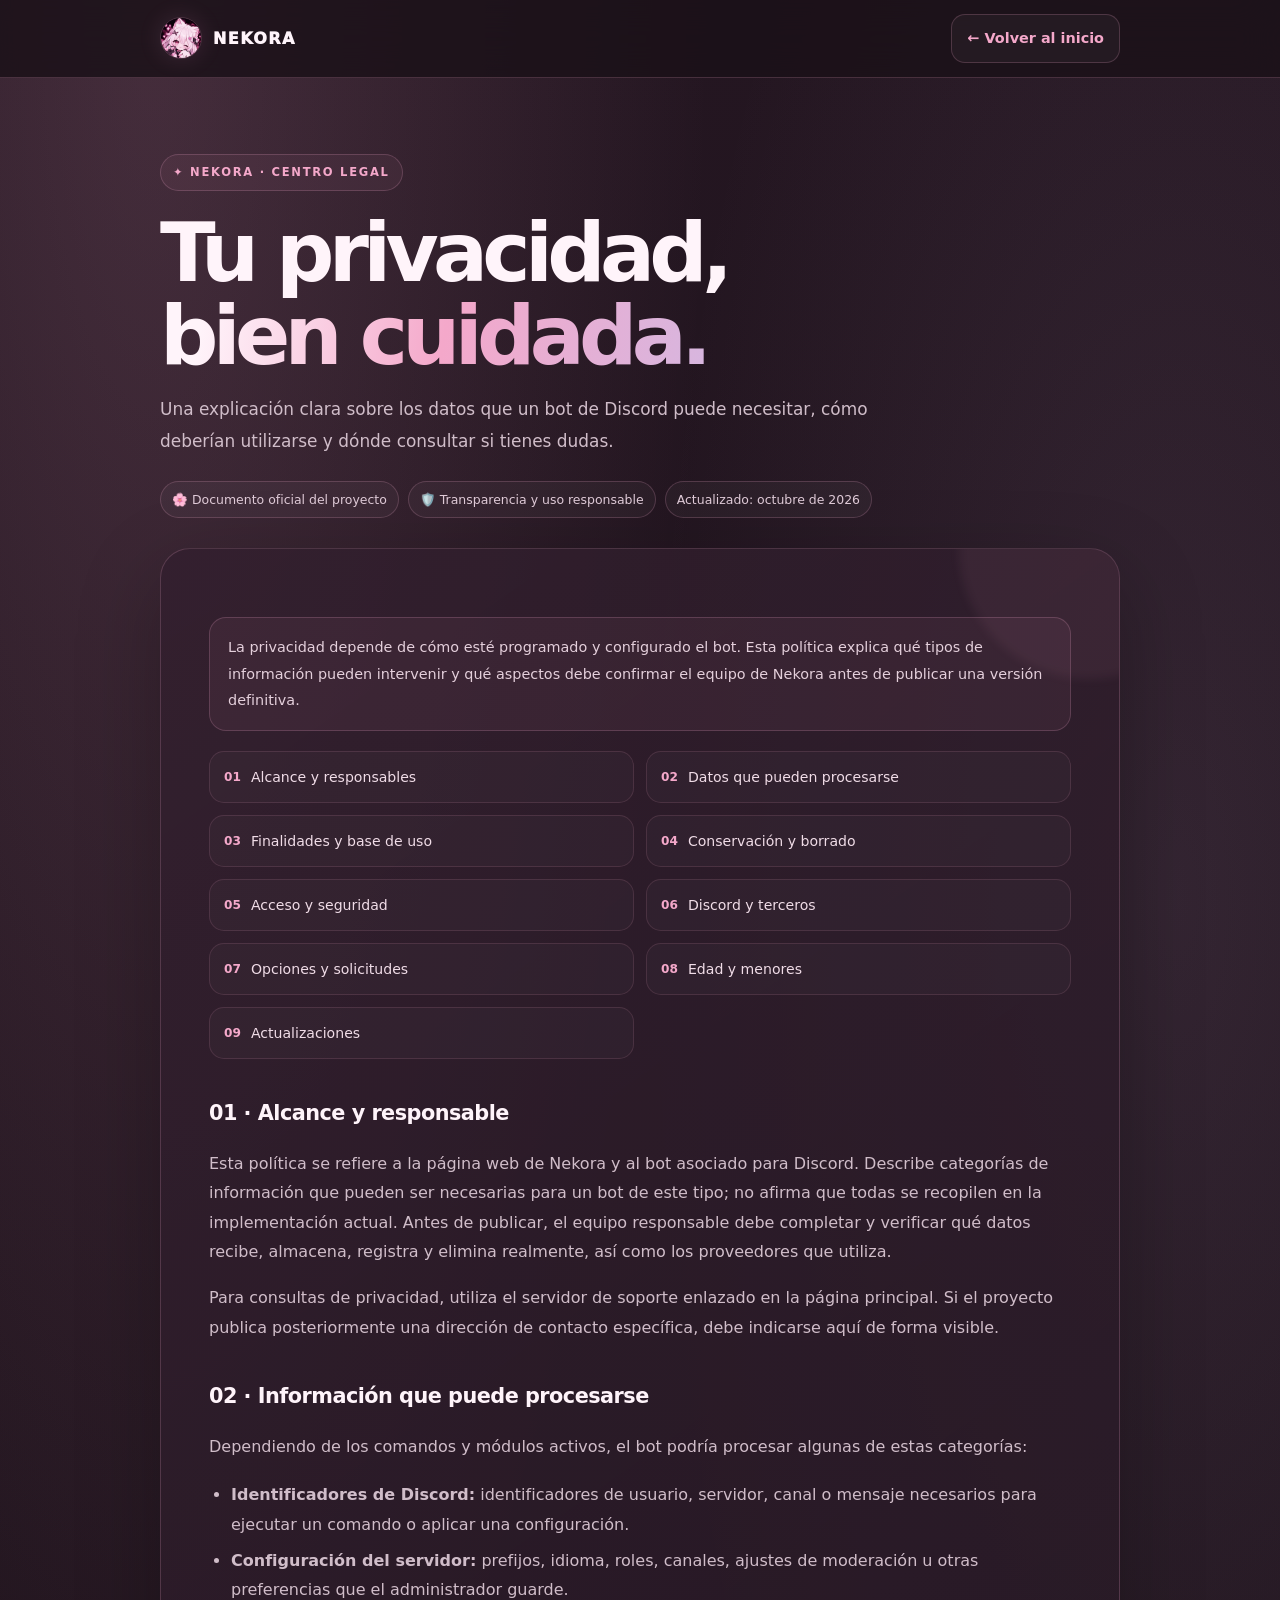
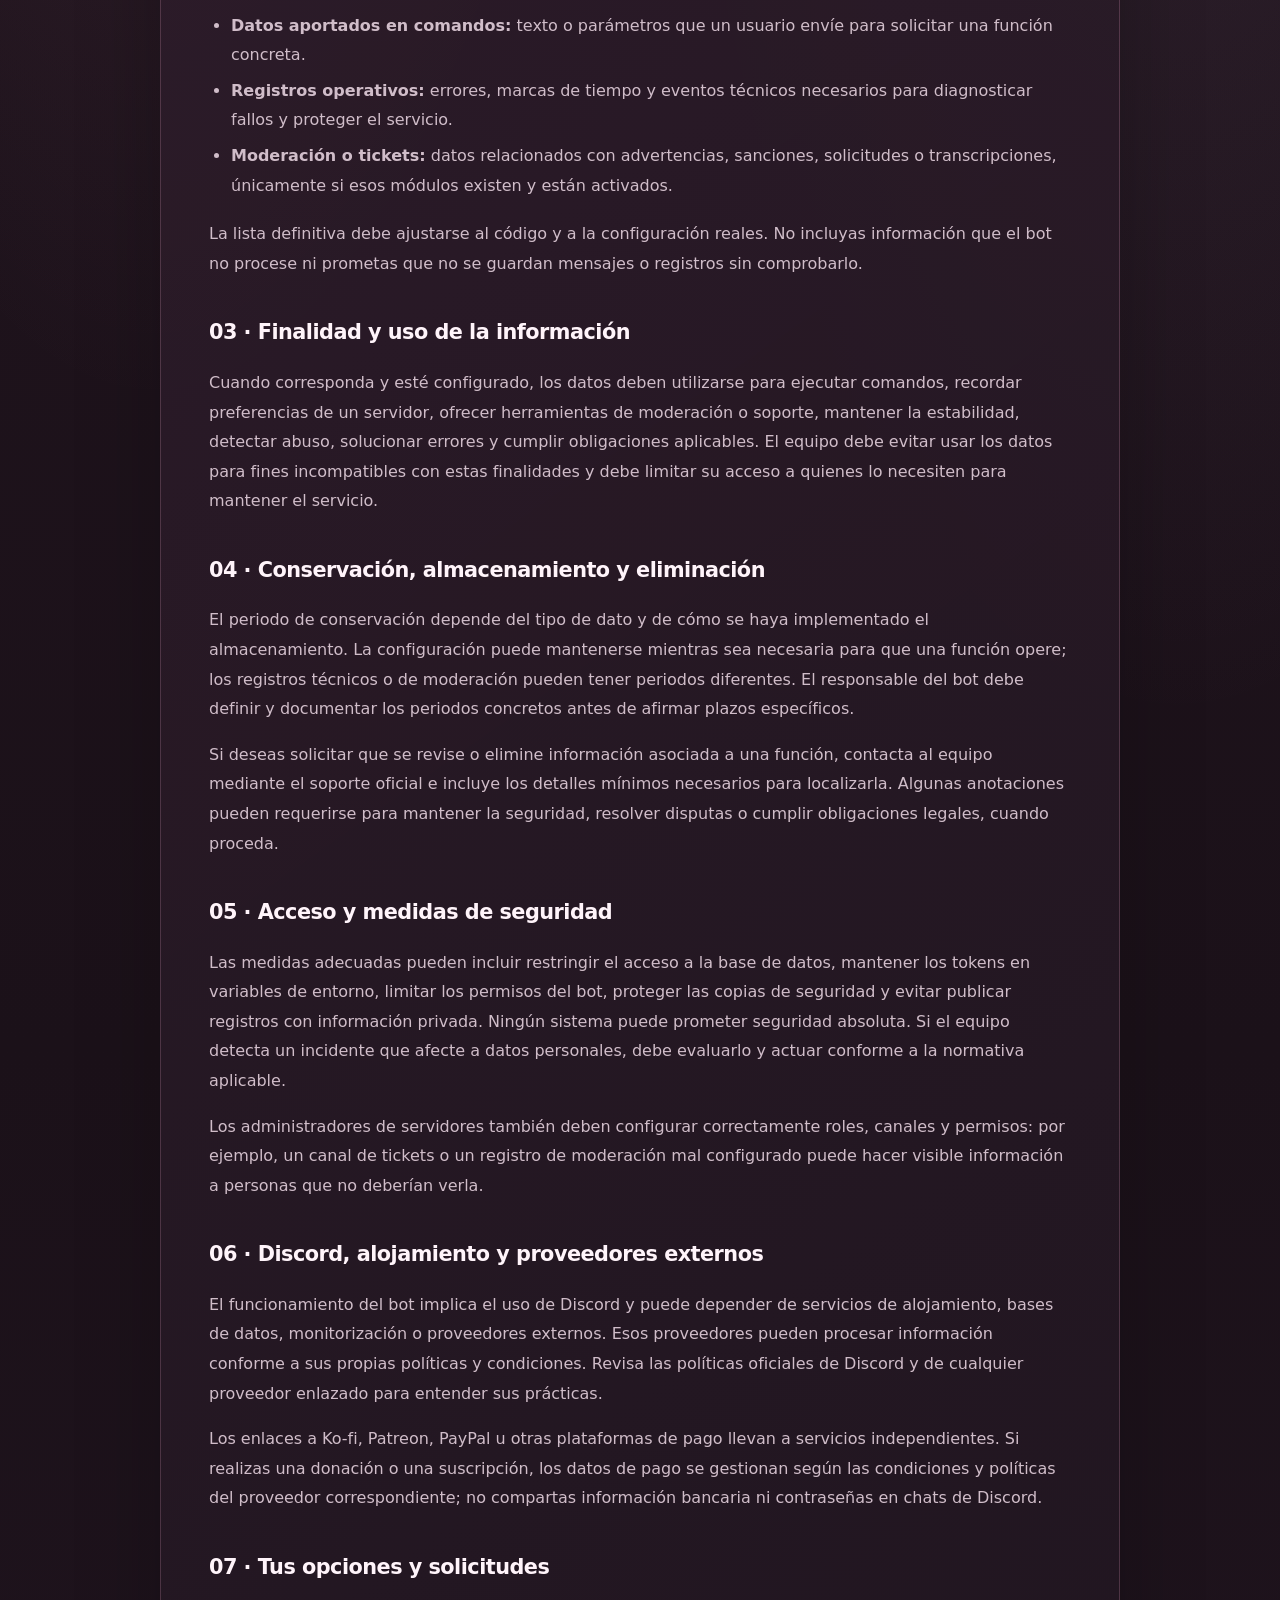
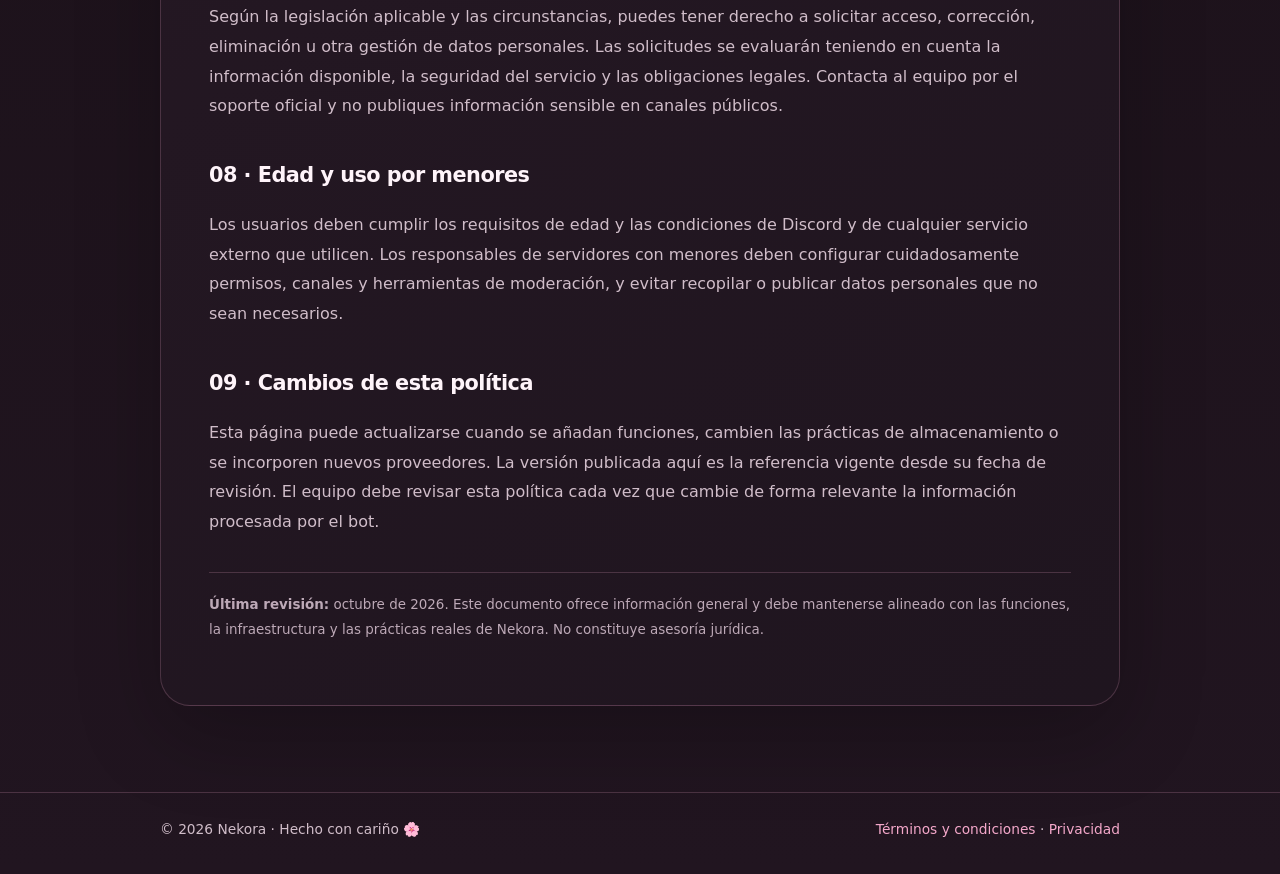
<file: privacy.html>
<!doctype html>
<html lang="es"><head><meta charset="utf-8"><meta name="viewport" content="width=device-width,initial-scale=1"><meta name="theme-color" content="#211620"><meta name="description" content="Información legal de Nekora, el bot de Discord para comunidades."><title>Política de privacidad | Nekora</title><style>
:root{--bg:#1b1119;--panel:#2b1b28;--pink:#f4a8ca;--lav:#d7b6df;--text:#fff4fa;--muted:#d0bdc9;--line:rgba(244,168,202,.2);--soft:rgba(255,255,255,.035)}
*{box-sizing:border-box}html{scroll-behavior:smooth;scroll-padding-top:90px}body{margin:0;color:var(--text);background:radial-gradient(ellipse at 12% 0%,rgba(244,168,202,.16),transparent 35%),radial-gradient(ellipse at 92% 22%,rgba(215,182,223,.1),transparent 32%),linear-gradient(180deg,#241621,#1b1119 65%,#211520);font:16px/1.85 Inter,system-ui,-apple-system,BlinkMacSystemFont,"Segoe UI",sans-serif}a{color:var(--pink);text-decoration:none}a:hover{text-decoration:underline}.wrap{width:min(960px,calc(100% - 34px));margin:auto}.top{position:sticky;top:0;z-index:10;background:rgba(27,17,25,.84);backdrop-filter:blur(18px);border-bottom:1px solid var(--line)}.nav{display:flex;align-items:center;justify-content:space-between;gap:16px;padding:14px 0}.brand{display:flex;align-items:center;gap:11px;color:var(--text);font-weight:950;letter-spacing:.09em}.brand img{width:42px;height:42px;object-fit:cover;border-radius:50%;border:1px solid var(--line);box-shadow:0 0 24px rgba(244,168,202,.12)}.btn{display:inline-flex;align-items:center;gap:8px;padding:10px 15px;border:1px solid var(--line);border-radius:14px;background:var(--soft);font-weight:750;font-size:.9rem}.content{padding:clamp(34px,7vw,76px) 0 86px}.eyebrow{display:inline-flex;align-items:center;gap:8px;padding:7px 12px;border:1px solid var(--line);border-radius:999px;background:rgba(244,168,202,.055);color:var(--pink);letter-spacing:.15em;text-transform:uppercase;font-size:.72rem;font-weight:850}.hero-title{font-size:clamp(2.6rem,8vw,5.1rem);line-height:1.02;letter-spacing:-.07em;margin:20px 0 14px}.gradient{background:linear-gradient(100deg,#fff4fa 8%,#f4a8ca 52%,#d7b6df);color:transparent;background-clip:text;-webkit-background-clip:text}.intro{font-size:1.06rem;color:var(--muted);max-width:760px}.meta{display:flex;flex-wrap:wrap;gap:9px;margin:24px 0 30px}.meta span{border:1px solid var(--line);border-radius:999px;background:var(--soft);padding:6px 11px;color:#e0cbd8;font-size:.78rem}.panel{padding:clamp(22px,5vw,48px);border:1px solid var(--line);border-radius:30px;background:linear-gradient(145deg,rgba(50,31,46,.82),rgba(31,21,31,.9));box-shadow:0 28px 85px rgba(0,0,0,.23);position:relative;overflow:hidden}.panel:before{content:"";position:absolute;right:-100px;top:-130px;width:260px;height:260px;border-radius:50%;background:rgba(244,168,202,.06);filter:blur(5px);pointer-events:none}.contents{display:grid;grid-template-columns:repeat(2,minmax(0,1fr));gap:12px;margin:0 0 30px}.contents a{display:flex;align-items:center;gap:10px;padding:12px 14px;border:1px solid rgba(244,168,202,.13);border-radius:15px;background:rgba(255,255,255,.025);color:#f0dce7;font-size:.88rem}.contents a span{color:var(--pink);font-size:.76rem;font-weight:900}h2{font-size:1.3rem;letter-spacing:-.025em;margin:35px 0 7px;scroll-margin-top:100px}h2:first-child{margin-top:0}p,li{color:var(--muted)}ul{padding-left:22px}li{padding:3px 0}.notice{padding:16px 18px;border:1px solid rgba(244,168,202,.2);border-radius:17px;background:rgba(244,168,202,.055);color:#e4cfdb;font-size:.9rem;margin:20px 0}.updated{font-size:.84rem;color:#bda9b7;border-top:1px solid var(--line);padding-top:20px;margin-top:36px}footer{border-top:1px solid var(--line);padding:24px 0 32px;color:var(--muted);font-size:.86rem}.footer-inner{display:flex;justify-content:space-between;gap:14px;flex-wrap:wrap}@media(max-width:600px){.contents{grid-template-columns:1fr}.nav{align-items:center}.brand img{width:36px;height:36px}.btn{padding:9px 11px;font-size:.8rem}.panel{border-radius:23px}}
</style></head><body><header class="top"><div class="wrap nav"><a class="brand" href="/" aria-label="Nekora, inicio"><img src="img/nekora.png" alt="" onerror="this.style.display='none'"><span>NEKORA</span></a><a class="btn" href="/">← Volver al inicio</a></div></header>
<main class="wrap content"><div class="eyebrow">✦ NEKORA · CENTRO LEGAL</div><h1 class="hero-title">Tu privacidad,<br><span class="gradient">bien cuidada.</span></h1><p class="intro">Una explicación clara sobre los datos que un bot de Discord puede necesitar, cómo deberían utilizarse y dónde consultar si tienes dudas.</p><div class="meta"><span>🌸 Documento oficial del proyecto</span><span>🛡️ Transparencia y uso responsable</span><span>Actualizado: octubre de 2026</span></div><article class="panel"><div class="notice">La privacidad depende de cómo esté programado y configurado el bot. Esta política explica qué tipos de información pueden intervenir y qué aspectos debe confirmar el equipo de Nekora antes de publicar una versión definitiva.</div>
<nav class="contents" aria-label="Contenido de privacidad"><a href="#alcance"><span>01</span> Alcance y responsables</a><a href="#datos"><span>02</span> Datos que pueden procesarse</a><a href="#finalidad"><span>03</span> Finalidades y base de uso</a><a href="#conservacion"><span>04</span> Conservación y borrado</a><a href="#acceso"><span>05</span> Acceso y seguridad</a><a href="#discord"><span>06</span> Discord y terceros</a><a href="#derechos"><span>07</span> Opciones y solicitudes</a><a href="#menores"><span>08</span> Edad y menores</a><a href="#cambios"><span>09</span> Actualizaciones</a></nav>
<h2 id="alcance">01 · Alcance y responsable</h2><p>Esta política se refiere a la página web de Nekora y al bot asociado para Discord. Describe categorías de información que pueden ser necesarias para un bot de este tipo; no afirma que todas se recopilen en la implementación actual. Antes de publicar, el equipo responsable debe completar y verificar qué datos recibe, almacena, registra y elimina realmente, así como los proveedores que utiliza.</p><p>Para consultas de privacidad, utiliza el servidor de soporte enlazado en la página principal. Si el proyecto publica posteriormente una dirección de contacto específica, debe indicarse aquí de forma visible.</p>
<h2 id="datos">02 · Información que puede procesarse</h2><p>Dependiendo de los comandos y módulos activos, el bot podría procesar algunas de estas categorías:</p><ul><li><strong>Identificadores de Discord:</strong> identificadores de usuario, servidor, canal o mensaje necesarios para ejecutar un comando o aplicar una configuración.</li><li><strong>Configuración del servidor:</strong> prefijos, idioma, roles, canales, ajustes de moderación u otras preferencias que el administrador guarde.</li><li><strong>Datos aportados en comandos:</strong> texto o parámetros que un usuario envíe para solicitar una función concreta.</li><li><strong>Registros operativos:</strong> errores, marcas de tiempo y eventos técnicos necesarios para diagnosticar fallos y proteger el servicio.</li><li><strong>Moderación o tickets:</strong> datos relacionados con advertencias, sanciones, solicitudes o transcripciones, únicamente si esos módulos existen y están activados.</li></ul><p>La lista definitiva debe ajustarse al código y a la configuración reales. No incluyas información que el bot no procese ni prometas que no se guardan mensajes o registros sin comprobarlo.</p>
<h2 id="finalidad">03 · Finalidad y uso de la información</h2><p>Cuando corresponda y esté configurado, los datos deben utilizarse para ejecutar comandos, recordar preferencias de un servidor, ofrecer herramientas de moderación o soporte, mantener la estabilidad, detectar abuso, solucionar errores y cumplir obligaciones aplicables. El equipo debe evitar usar los datos para fines incompatibles con estas finalidades y debe limitar su acceso a quienes lo necesiten para mantener el servicio.</p>
<h2 id="conservacion">04 · Conservación, almacenamiento y eliminación</h2><p>El periodo de conservación depende del tipo de dato y de cómo se haya implementado el almacenamiento. La configuración puede mantenerse mientras sea necesaria para que una función opere; los registros técnicos o de moderación pueden tener periodos diferentes. El responsable del bot debe definir y documentar los periodos concretos antes de afirmar plazos específicos.</p><p>Si deseas solicitar que se revise o elimine información asociada a una función, contacta al equipo mediante el soporte oficial e incluye los detalles mínimos necesarios para localizarla. Algunas anotaciones pueden requerirse para mantener la seguridad, resolver disputas o cumplir obligaciones legales, cuando proceda.</p>
<h2 id="acceso">05 · Acceso y medidas de seguridad</h2><p>Las medidas adecuadas pueden incluir restringir el acceso a la base de datos, mantener los tokens en variables de entorno, limitar los permisos del bot, proteger las copias de seguridad y evitar publicar registros con información privada. Ningún sistema puede prometer seguridad absoluta. Si el equipo detecta un incidente que afecte a datos personales, debe evaluarlo y actuar conforme a la normativa aplicable.</p><p>Los administradores de servidores también deben configurar correctamente roles, canales y permisos: por ejemplo, un canal de tickets o un registro de moderación mal configurado puede hacer visible información a personas que no deberían verla.</p>
<h2 id="discord">06 · Discord, alojamiento y proveedores externos</h2><p>El funcionamiento del bot implica el uso de Discord y puede depender de servicios de alojamiento, bases de datos, monitorización o proveedores externos. Esos proveedores pueden procesar información conforme a sus propias políticas y condiciones. Revisa las políticas oficiales de Discord y de cualquier proveedor enlazado para entender sus prácticas.</p><p>Los enlaces a Ko-fi, Patreon, PayPal u otras plataformas de pago llevan a servicios independientes. Si realizas una donación o una suscripción, los datos de pago se gestionan según las condiciones y políticas del proveedor correspondiente; no compartas información bancaria ni contraseñas en chats de Discord.</p>
<h2 id="derechos">07 · Tus opciones y solicitudes</h2><p>Según la legislación aplicable y las circunstancias, puedes tener derecho a solicitar acceso, corrección, eliminación u otra gestión de datos personales. Las solicitudes se evaluarán teniendo en cuenta la información disponible, la seguridad del servicio y las obligaciones legales. Contacta al equipo por el soporte oficial y no publiques información sensible en canales públicos.</p>
<h2 id="menores">08 · Edad y uso por menores</h2><p>Los usuarios deben cumplir los requisitos de edad y las condiciones de Discord y de cualquier servicio externo que utilicen. Los responsables de servidores con menores deben configurar cuidadosamente permisos, canales y herramientas de moderación, y evitar recopilar o publicar datos personales que no sean necesarios.</p>
<h2 id="cambios">09 · Cambios de esta política</h2><p>Esta página puede actualizarse cuando se añadan funciones, cambien las prácticas de almacenamiento o se incorporen nuevos proveedores. La versión publicada aquí es la referencia vigente desde su fecha de revisión. El equipo debe revisar esta política cada vez que cambie de forma relevante la información procesada por el bot.</p><p class="updated"><strong>Última revisión:</strong> octubre de 2026. Este documento ofrece información general y debe mantenerse alineado con las funciones, la infraestructura y las prácticas reales de Nekora. No constituye asesoría jurídica.</p></article></main><footer><div class="wrap footer-inner"><span>© <span id="year"></span> Nekora · Hecho con cariño 🌸</span><span><a href="/terms-conditions">Términos y condiciones</a> · <a href="/privacy">Privacidad</a></span></div></footer><script>document.getElementById('year').textContent=new Date().getFullYear()</script></body></html>
</file>
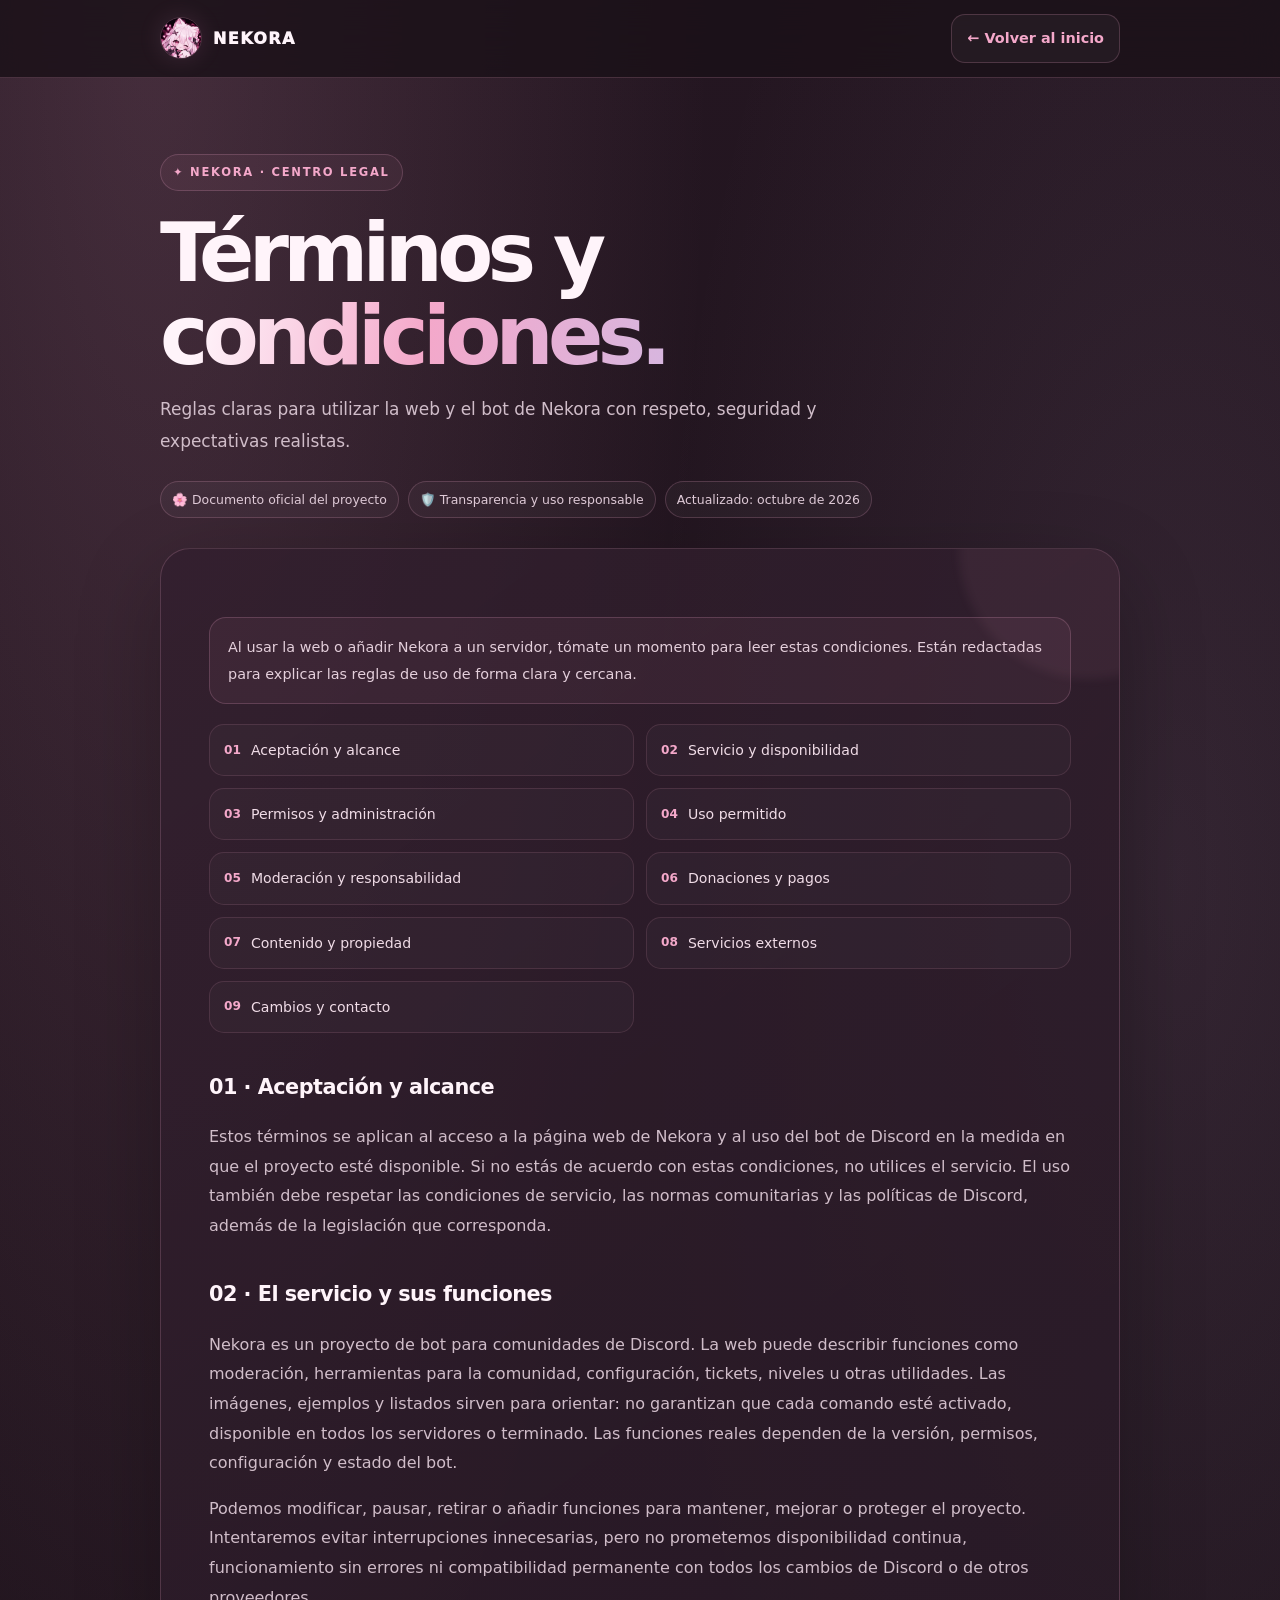
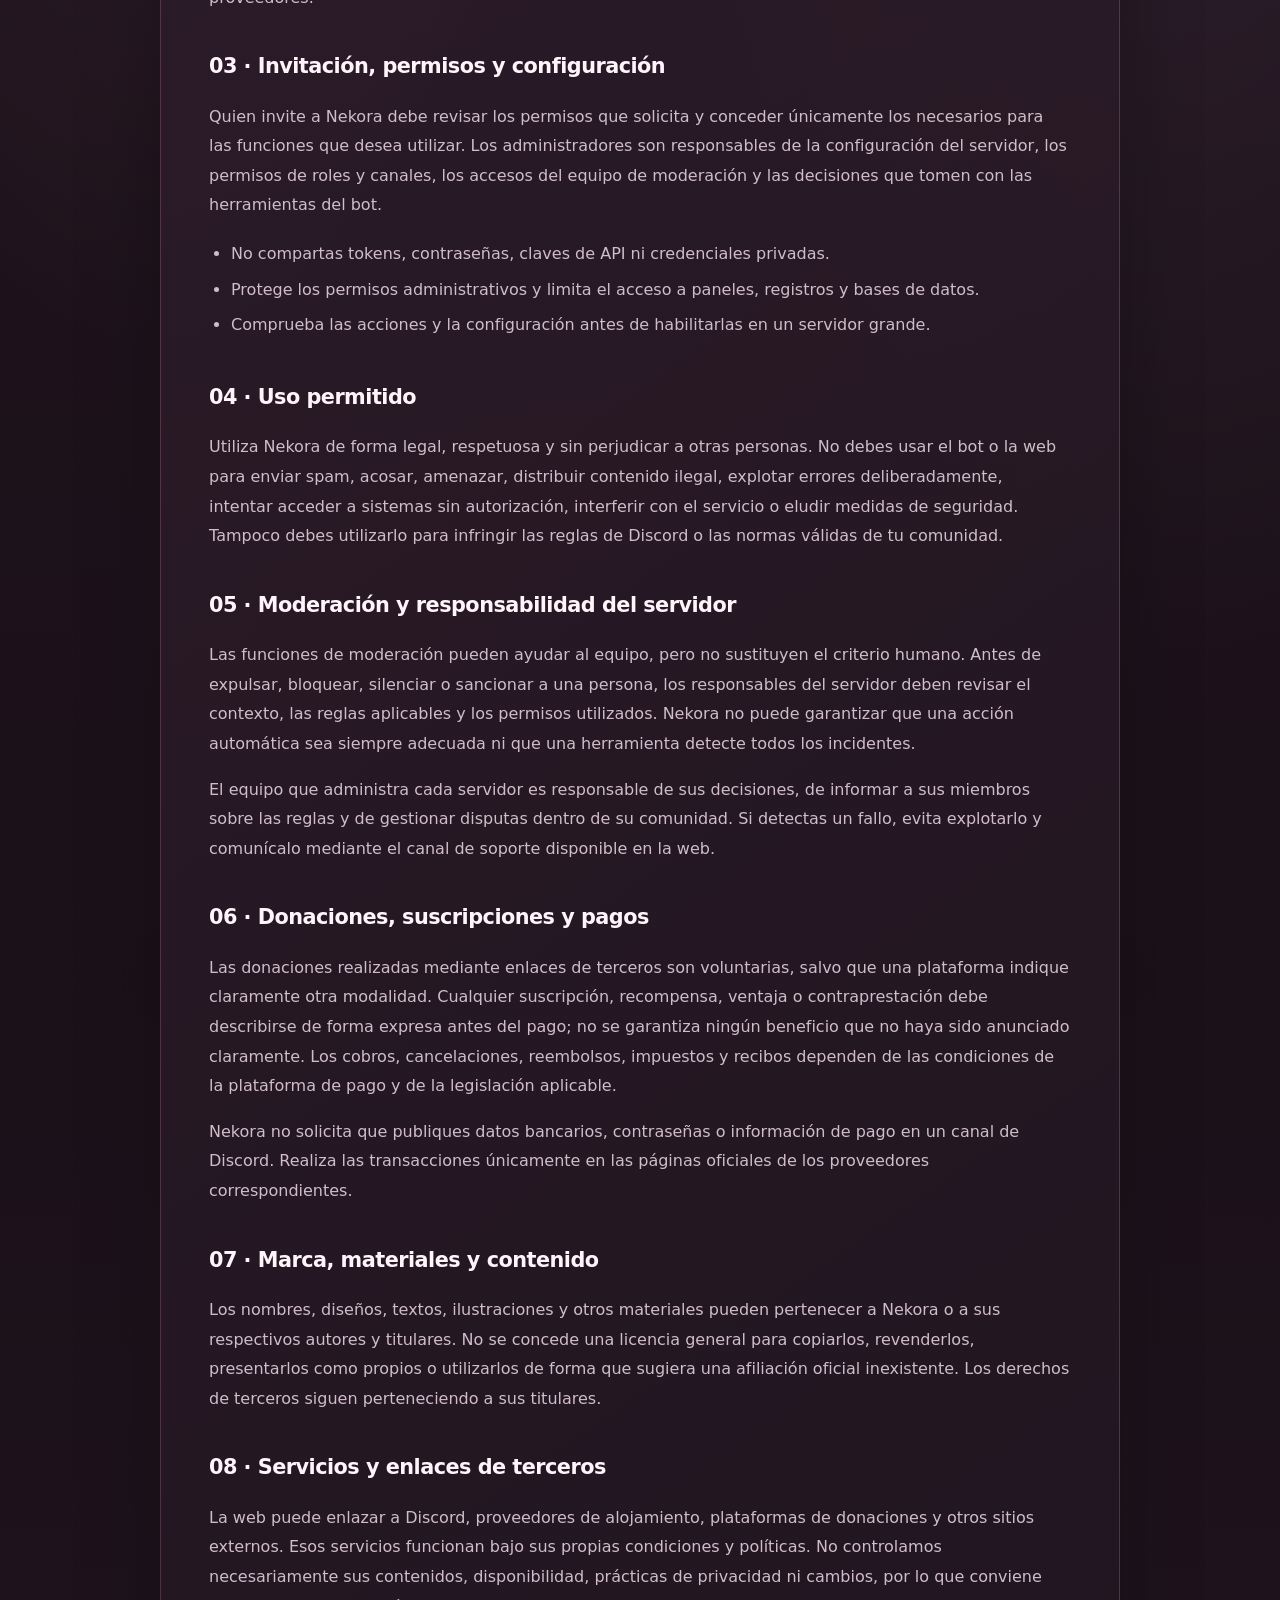
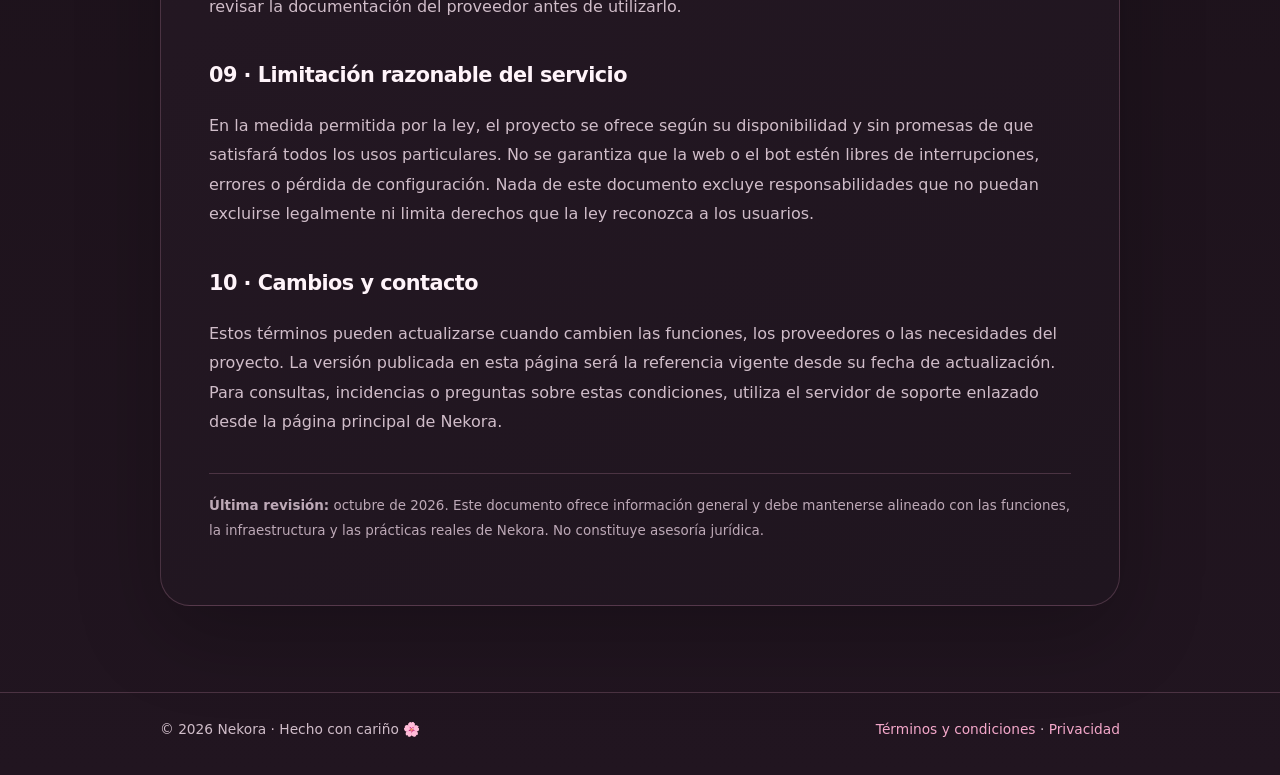
<file: terms-conditions.html>
<!doctype html>
<html lang="es"><head><meta charset="utf-8"><meta name="viewport" content="width=device-width,initial-scale=1"><meta name="theme-color" content="#211620"><meta name="description" content="Información legal de Nekora, el bot de Discord para comunidades."><title>Términos y condiciones | Nekora</title><style>
:root{--bg:#1b1119;--panel:#2b1b28;--pink:#f4a8ca;--lav:#d7b6df;--text:#fff4fa;--muted:#d0bdc9;--line:rgba(244,168,202,.2);--soft:rgba(255,255,255,.035)}
*{box-sizing:border-box}html{scroll-behavior:smooth;scroll-padding-top:90px}body{margin:0;color:var(--text);background:radial-gradient(ellipse at 12% 0%,rgba(244,168,202,.16),transparent 35%),radial-gradient(ellipse at 92% 22%,rgba(215,182,223,.1),transparent 32%),linear-gradient(180deg,#241621,#1b1119 65%,#211520);font:16px/1.85 Inter,system-ui,-apple-system,BlinkMacSystemFont,"Segoe UI",sans-serif}a{color:var(--pink);text-decoration:none}a:hover{text-decoration:underline}.wrap{width:min(960px,calc(100% - 34px));margin:auto}.top{position:sticky;top:0;z-index:10;background:rgba(27,17,25,.84);backdrop-filter:blur(18px);border-bottom:1px solid var(--line)}.nav{display:flex;align-items:center;justify-content:space-between;gap:16px;padding:14px 0}.brand{display:flex;align-items:center;gap:11px;color:var(--text);font-weight:950;letter-spacing:.09em}.brand img{width:42px;height:42px;object-fit:cover;border-radius:50%;border:1px solid var(--line);box-shadow:0 0 24px rgba(244,168,202,.12)}.btn{display:inline-flex;align-items:center;gap:8px;padding:10px 15px;border:1px solid var(--line);border-radius:14px;background:var(--soft);font-weight:750;font-size:.9rem}.content{padding:clamp(34px,7vw,76px) 0 86px}.eyebrow{display:inline-flex;align-items:center;gap:8px;padding:7px 12px;border:1px solid var(--line);border-radius:999px;background:rgba(244,168,202,.055);color:var(--pink);letter-spacing:.15em;text-transform:uppercase;font-size:.72rem;font-weight:850}.hero-title{font-size:clamp(2.6rem,8vw,5.1rem);line-height:1.02;letter-spacing:-.07em;margin:20px 0 14px}.gradient{background:linear-gradient(100deg,#fff4fa 8%,#f4a8ca 52%,#d7b6df);color:transparent;background-clip:text;-webkit-background-clip:text}.intro{font-size:1.06rem;color:var(--muted);max-width:760px}.meta{display:flex;flex-wrap:wrap;gap:9px;margin:24px 0 30px}.meta span{border:1px solid var(--line);border-radius:999px;background:var(--soft);padding:6px 11px;color:#e0cbd8;font-size:.78rem}.panel{padding:clamp(22px,5vw,48px);border:1px solid var(--line);border-radius:30px;background:linear-gradient(145deg,rgba(50,31,46,.82),rgba(31,21,31,.9));box-shadow:0 28px 85px rgba(0,0,0,.23);position:relative;overflow:hidden}.panel:before{content:"";position:absolute;right:-100px;top:-130px;width:260px;height:260px;border-radius:50%;background:rgba(244,168,202,.06);filter:blur(5px);pointer-events:none}.contents{display:grid;grid-template-columns:repeat(2,minmax(0,1fr));gap:12px;margin:0 0 30px}.contents a{display:flex;align-items:center;gap:10px;padding:12px 14px;border:1px solid rgba(244,168,202,.13);border-radius:15px;background:rgba(255,255,255,.025);color:#f0dce7;font-size:.88rem}.contents a span{color:var(--pink);font-size:.76rem;font-weight:900}h2{font-size:1.3rem;letter-spacing:-.025em;margin:35px 0 7px;scroll-margin-top:100px}h2:first-child{margin-top:0}p,li{color:var(--muted)}ul{padding-left:22px}li{padding:3px 0}.notice{padding:16px 18px;border:1px solid rgba(244,168,202,.2);border-radius:17px;background:rgba(244,168,202,.055);color:#e4cfdb;font-size:.9rem;margin:20px 0}.updated{font-size:.84rem;color:#bda9b7;border-top:1px solid var(--line);padding-top:20px;margin-top:36px}footer{border-top:1px solid var(--line);padding:24px 0 32px;color:var(--muted);font-size:.86rem}.footer-inner{display:flex;justify-content:space-between;gap:14px;flex-wrap:wrap}@media(max-width:600px){.contents{grid-template-columns:1fr}.nav{align-items:center}.brand img{width:36px;height:36px}.btn{padding:9px 11px;font-size:.8rem}.panel{border-radius:23px}}
</style></head><body><header class="top"><div class="wrap nav"><a class="brand" href="/" aria-label="Nekora, inicio"><img src="img/nekora.png" alt="" onerror="this.style.display='none'"><span>NEKORA</span></a><a class="btn" href="/">← Volver al inicio</a></div></header>
<main class="wrap content"><div class="eyebrow">✦ NEKORA · CENTRO LEGAL</div><h1 class="hero-title">Términos y<br><span class="gradient">condiciones.</span></h1><p class="intro">Reglas claras para utilizar la web y el bot de Nekora con respeto, seguridad y expectativas realistas.</p><div class="meta"><span>🌸 Documento oficial del proyecto</span><span>🛡️ Transparencia y uso responsable</span><span>Actualizado: octubre de 2026</span></div><article class="panel"><div class="notice">Al usar la web o añadir Nekora a un servidor, tómate un momento para leer estas condiciones. Están redactadas para explicar las reglas de uso de forma clara y cercana.</div>
<nav class="contents" aria-label="Contenido de términos"><a href="#aceptacion"><span>01</span> Aceptación y alcance</a><a href="#servicio"><span>02</span> Servicio y disponibilidad</a><a href="#permisos"><span>03</span> Permisos y administración</a><a href="#conducta"><span>04</span> Uso permitido</a><a href="#moderacion"><span>05</span> Moderación y responsabilidad</a><a href="#pagos"><span>06</span> Donaciones y pagos</a><a href="#propiedad"><span>07</span> Contenido y propiedad</a><a href="#terceros"><span>08</span> Servicios externos</a><a href="#cambios"><span>09</span> Cambios y contacto</a></nav>
<h2 id="aceptacion">01 · Aceptación y alcance</h2><p>Estos términos se aplican al acceso a la página web de Nekora y al uso del bot de Discord en la medida en que el proyecto esté disponible. Si no estás de acuerdo con estas condiciones, no utilices el servicio. El uso también debe respetar las condiciones de servicio, las normas comunitarias y las políticas de Discord, además de la legislación que corresponda.</p>
<h2 id="servicio">02 · El servicio y sus funciones</h2><p>Nekora es un proyecto de bot para comunidades de Discord. La web puede describir funciones como moderación, herramientas para la comunidad, configuración, tickets, niveles u otras utilidades. Las imágenes, ejemplos y listados sirven para orientar: no garantizan que cada comando esté activado, disponible en todos los servidores o terminado. Las funciones reales dependen de la versión, permisos, configuración y estado del bot.</p><p>Podemos modificar, pausar, retirar o añadir funciones para mantener, mejorar o proteger el proyecto. Intentaremos evitar interrupciones innecesarias, pero no prometemos disponibilidad continua, funcionamiento sin errores ni compatibilidad permanente con todos los cambios de Discord o de otros proveedores.</p>
<h2 id="permisos">03 · Invitación, permisos y configuración</h2><p>Quien invite a Nekora debe revisar los permisos que solicita y conceder únicamente los necesarios para las funciones que desea utilizar. Los administradores son responsables de la configuración del servidor, los permisos de roles y canales, los accesos del equipo de moderación y las decisiones que tomen con las herramientas del bot.</p><ul><li>No compartas tokens, contraseñas, claves de API ni credenciales privadas.</li><li>Protege los permisos administrativos y limita el acceso a paneles, registros y bases de datos.</li><li>Comprueba las acciones y la configuración antes de habilitarlas en un servidor grande.</li></ul>
<h2 id="conducta">04 · Uso permitido</h2><p>Utiliza Nekora de forma legal, respetuosa y sin perjudicar a otras personas. No debes usar el bot o la web para enviar spam, acosar, amenazar, distribuir contenido ilegal, explotar errores deliberadamente, intentar acceder a sistemas sin autorización, interferir con el servicio o eludir medidas de seguridad. Tampoco debes utilizarlo para infringir las reglas de Discord o las normas válidas de tu comunidad.</p>
<h2 id="moderacion">05 · Moderación y responsabilidad del servidor</h2><p>Las funciones de moderación pueden ayudar al equipo, pero no sustituyen el criterio humano. Antes de expulsar, bloquear, silenciar o sancionar a una persona, los responsables del servidor deben revisar el contexto, las reglas aplicables y los permisos utilizados. Nekora no puede garantizar que una acción automática sea siempre adecuada ni que una herramienta detecte todos los incidentes.</p><p>El equipo que administra cada servidor es responsable de sus decisiones, de informar a sus miembros sobre las reglas y de gestionar disputas dentro de su comunidad. Si detectas un fallo, evita explotarlo y comunícalo mediante el canal de soporte disponible en la web.</p>
<h2 id="pagos">06 · Donaciones, suscripciones y pagos</h2><p>Las donaciones realizadas mediante enlaces de terceros son voluntarias, salvo que una plataforma indique claramente otra modalidad. Cualquier suscripción, recompensa, ventaja o contraprestación debe describirse de forma expresa antes del pago; no se garantiza ningún beneficio que no haya sido anunciado claramente. Los cobros, cancelaciones, reembolsos, impuestos y recibos dependen de las condiciones de la plataforma de pago y de la legislación aplicable.</p><p>Nekora no solicita que publiques datos bancarios, contraseñas o información de pago en un canal de Discord. Realiza las transacciones únicamente en las páginas oficiales de los proveedores correspondientes.</p>
<h2 id="propiedad">07 · Marca, materiales y contenido</h2><p>Los nombres, diseños, textos, ilustraciones y otros materiales pueden pertenecer a Nekora o a sus respectivos autores y titulares. No se concede una licencia general para copiarlos, revenderlos, presentarlos como propios o utilizarlos de forma que sugiera una afiliación oficial inexistente. Los derechos de terceros siguen perteneciendo a sus titulares.</p>
<h2 id="terceros">08 · Servicios y enlaces de terceros</h2><p>La web puede enlazar a Discord, proveedores de alojamiento, plataformas de donaciones y otros sitios externos. Esos servicios funcionan bajo sus propias condiciones y políticas. No controlamos necesariamente sus contenidos, disponibilidad, prácticas de privacidad ni cambios, por lo que conviene revisar la documentación del proveedor antes de utilizarlo.</p>
<h2>09 · Limitación razonable del servicio</h2><p>En la medida permitida por la ley, el proyecto se ofrece según su disponibilidad y sin promesas de que satisfará todos los usos particulares. No se garantiza que la web o el bot estén libres de interrupciones, errores o pérdida de configuración. Nada de este documento excluye responsabilidades que no puedan excluirse legalmente ni limita derechos que la ley reconozca a los usuarios.</p>
<h2 id="cambios">10 · Cambios y contacto</h2><p>Estos términos pueden actualizarse cuando cambien las funciones, los proveedores o las necesidades del proyecto. La versión publicada en esta página será la referencia vigente desde su fecha de actualización. Para consultas, incidencias o preguntas sobre estas condiciones, utiliza el servidor de soporte enlazado desde la página principal de Nekora.</p><p class="updated"><strong>Última revisión:</strong> octubre de 2026. Este documento ofrece información general y debe mantenerse alineado con las funciones, la infraestructura y las prácticas reales de Nekora. No constituye asesoría jurídica.</p></article></main><footer><div class="wrap footer-inner"><span>© <span id="year"></span> Nekora · Hecho con cariño 🌸</span><span><a href="/terms-conditions">Términos y condiciones</a> · <a href="/privacy">Privacidad</a></span></div></footer><script>document.getElementById('year').textContent=new Date().getFullYear()</script></body></html>
</file>
